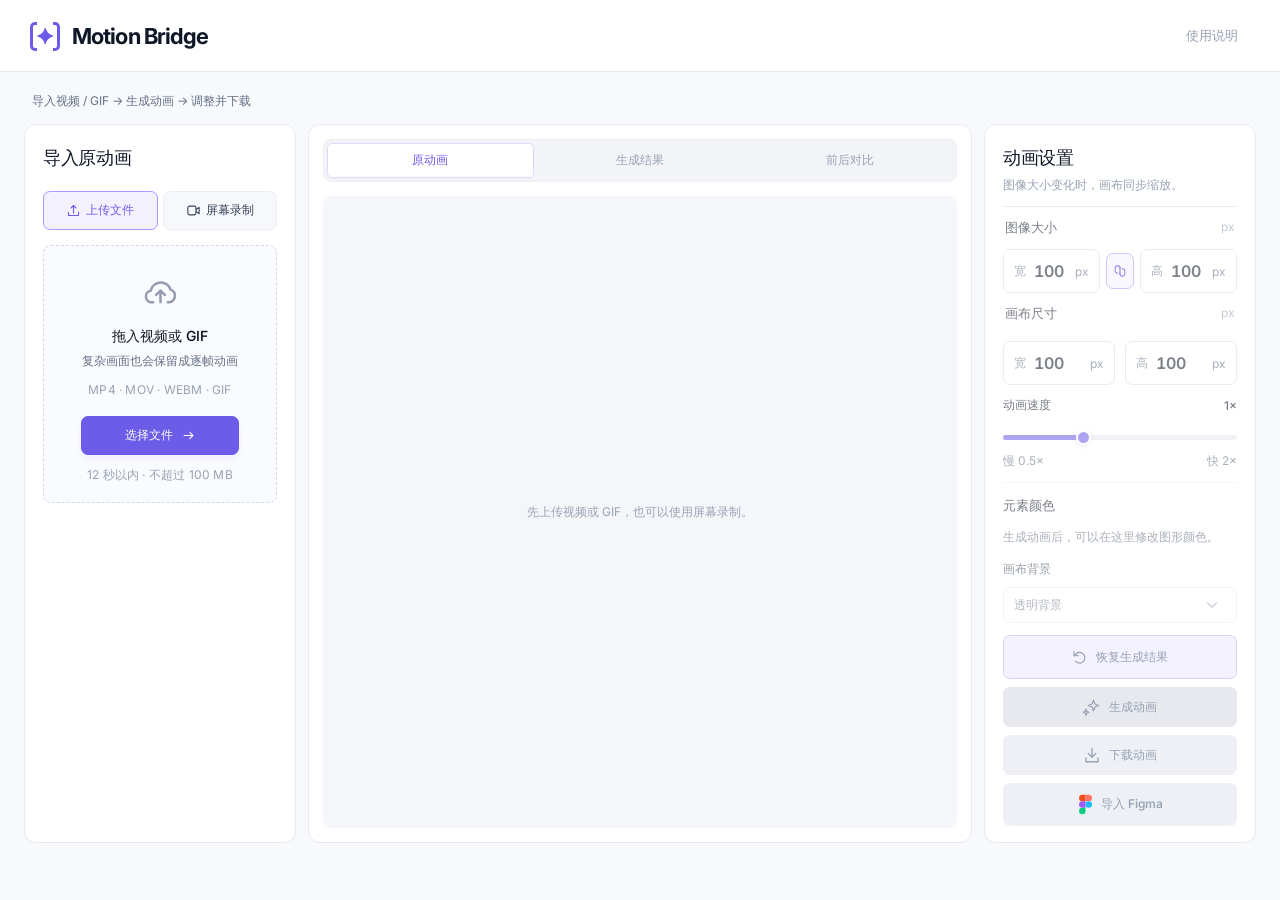
<file: index.html>
<!doctype html><html lang="zh-CN"><head><meta charset="UTF-8"/><meta name="viewport" content="width=device-width, initial-scale=1.0"/><meta name="theme-color" content="#f8f9fc"/><meta name="description" content="Motion Bridge：从短视频或 GIF 尝试重建矢量动画；无法准确重建时保留透明逐帧画面，支持 APNG、GIF、Lottie JSON 和 SVGA 导出。"/><title>Motion Bridge</title><link rel="icon" type="image/svg+xml" href="/motion-bridge.svg"/>  <script type="module" crossorigin src="/assets/index-D9yJsVT8.js"></script>
  <link rel="stylesheet" crossorigin href="/assets/index-D84g1cI7.css">
</head><body><div id="root"></div></body></html>
</file>
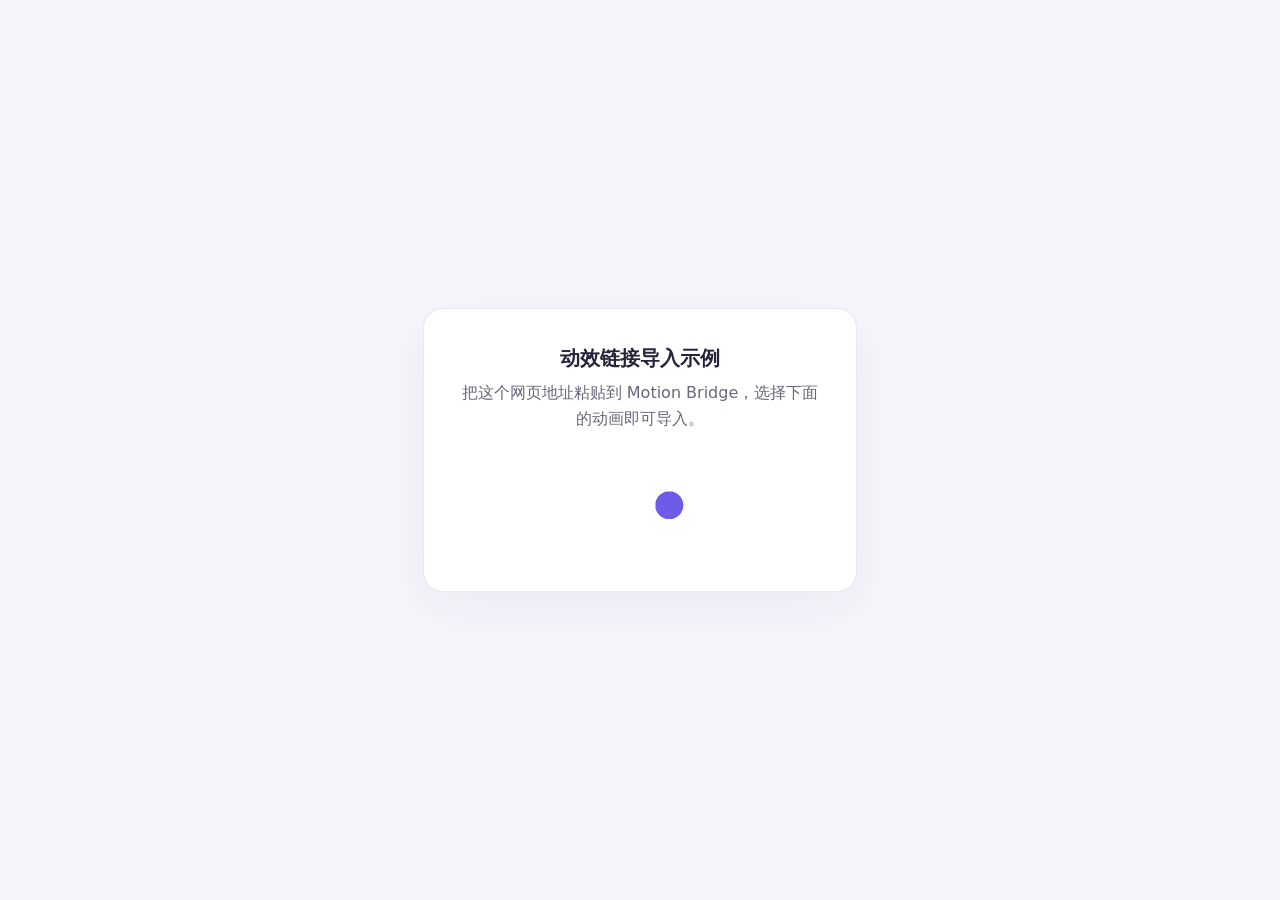
<file: samples/link-demo.html>
<!doctype html>
<html lang="zh-CN">
<meta charset="utf-8">
<meta name="viewport" content="width=device-width, initial-scale=1">
<title>动效链接导入示例</title>
<style>
  body{min-height:100vh;margin:0;display:grid;place-items:center;background:#f6f5fc;color:#24243a;font:16px system-ui,sans-serif}
  main{max-width:360px;text-align:center;background:white;border:1px solid #e9e6f6;border-radius:20px;padding:36px;box-shadow:0 15px 45px #2620400d}
  h1{font-size:20px;margin:0 0 8px}p{line-height:1.6;color:#67687c;margin:0 0 24px}
  img{width:100px;height:100px;object-fit:contain;display:block;margin:auto}
</style>
<main>
  <h1>动效链接导入示例</h1>
  <p>把这个网页地址粘贴到 Motion Bridge，选择下面的动画即可导入。</p>
  <img src="./move.gif" width="100" height="100" alt="左右移动的圆点动画">
</main>
</html>
</file>
<file: assets/index-D84g1cI7.css>
@import"https://fonts.googleapis.com/css2?family=Inter:wght@400;500;600;650;700;750&display=swap";:root{font-family:Inter,-apple-system,BlinkMacSystemFont,PingFang SC,Microsoft YaHei,sans-serif;color:var(--text-body);background:#f8f9fc;font-synthesis:none;font-size:var(--font-13);--accent:#6c5ce7;--border:#e7e9f1;--soft:#f4f5f9;--font-12:12px;--font-13:13px;--font-14:14px;--font-16:16px;--font-18:18px;--font-22:22px;--text-strong:#101828;--text-body:#344054;--text-secondary:#667085;--text-weak:#98a2b3;--text-accent:var(--accent);--text-warning:#fc6100;--text-error:#eb0010;--text-inverse:#ffffff}*{box-sizing:border-box}body{margin:0}button,input,textarea,select{font:inherit}input,textarea,select{color:var(--text-body)}button{cursor:pointer}button,a,input,textarea,select{-webkit-tap-highlight-color:transparent}button{color:inherit}button:disabled{cursor:not-allowed}button:focus-visible,a:focus-visible,input:focus-visible,textarea:focus-visible,select:focus-visible{outline:3px solid #c5bafb;outline-offset:3px}button{transition:background .15s,color .15s,box-shadow .15s,transform .15s}button:not(:disabled):active{transform:translateY(1px)}button svg{flex-shrink:0}a{color:inherit;text-decoration:none}button:disabled{opacity:1}h1,h2,h3,p{margin:0}h1,h2,h3,.brand,.dropzone strong,.record-entry strong,.loaded-source strong,.size-settings legend,.setting>label{color:var(--text-strong)}h2{font-size:var(--font-18);font-weight:650;letter-spacing:-.3px}h3{font-size:var(--font-13);font-weight:600}input[type=range]{-webkit-appearance:none;-moz-appearance:none;appearance:none;background:linear-gradient(to right,var(--accent) 0 var(--fill),#e6e8f0 var(--fill) 100%);height:5px;border-radius:8px;cursor:pointer;margin:0;min-width:0}input[type=range]::-webkit-slider-thumb{-webkit-appearance:none;-moz-appearance:none;appearance:none;width:15px;height:15px;background:var(--accent);border:2px solid white;border-radius:50%;box-shadow:0 1px 4px #6c5ce72b}input[type=range]::-moz-range-thumb{width:12px;height:12px;border:2px solid white;border-radius:50%;background:var(--accent)}textarea{resize:none}select{cursor:pointer}.app-header{height:72px;background:#fff;border-bottom:1px solid var(--border);display:flex;align-items:center;padding:0 30px;gap:54px}.brand{display:flex;align-items:center;font-size:var(--font-22);font-weight:700;letter-spacing:-.9px;gap:12px;white-space:nowrap}.brand-symbol{width:30px;height:32px;display:block}.app-header nav{display:flex;align-self:stretch;gap:32px}.app-header nav button{position:relative;border:0;background:none;font-weight:550;color:var(--text-weak);padding:0 1px}.app-header nav .nav-active{color:var(--text-strong)}.nav-active:after{content:"";position:absolute;bottom:14px;left:0;right:0;height:2px;border-radius:2px;background:var(--accent)}.prototype-label{margin-left:auto;display:flex;align-items:center;gap:8px;border:1px solid var(--border);padding:10px 15px;border-radius:8px;background:#fafbfe;font-size:var(--font-12);font-weight:550}.prototype-label:hover{background:#f0edff}main{max-width:1720px;margin:auto;padding:33px 24px 0}.page-intro{display:flex;align-items:center;justify-content:space-between;margin-bottom:26px;padding:0 8px;gap:20px}h1{font-size:var(--font-22);line-height:1.4;letter-spacing:-1.4px;font-weight:750}h1 span{color:var(--text-accent)}.page-intro p{font-size:var(--font-16);color:var(--text-secondary);margin-top:6px;line-height:1.6}.prototype-note{font-size:var(--font-12);color:var(--text-weak);white-space:nowrap;display:flex;align-items:center;gap:7px;align-self:flex-end;padding-bottom:5px}.prototype-note>span{width:5px;height:5px;background:#a6a3b7;border-radius:50%}.studio{display:grid;grid-template-columns:272px minmax(0,1fr) 272px;gap:12px;align-items:stretch}.panel{border:1px solid var(--border);border-radius:12px;background:#fff;min-width:0;box-shadow:0 2px 7px #151b2b02}.source-panel,.inspector{padding:21px 18px}.panel-heading{display:flex;justify-content:space-between;align-items:center}.panel-heading h2{display:flex;align-items:center;gap:7px}.step-number{font-size:var(--font-12);font-weight:500;color:var(--text-weak);letter-spacing:1px}.source-tabs{display:flex;gap:5px;margin:21px 0 15px}.source-tabs button{display:flex;flex:1;align-items:center;justify-content:center;gap:5px;border:1px solid #eceef6;background:#f7f8fc;border-radius:7px;padding:10px 2px;white-space:nowrap;font-size:var(--font-12);font-weight:500}.source-tabs button:hover{background:#eeebff}.source-tabs button.active{color:var(--text-accent);border-color:#a99bff;background:#f4f1ff;box-shadow:0 0 0 1px #a99bff09}.source-entry{min-height:248px}.dropzone{border:1px dashed #d6d9e6;background:#fafbfe;border-radius:8px;display:flex;flex-direction:column;align-items:center;padding:27px 15px 18px;transition:background .2s,border .2s;min-height:248px}.dropzone.dragging{background:#f0ecff;border-color:var(--accent)}.upload-illustration{color:#949bb3;display:flex;align-items:center;justify-content:center;margin:3px 0 16px}.dropzone strong,.record-entry strong,.link-entry strong{font-size:var(--font-14);font-weight:550}.dropzone>span{font-size:var(--font-12);color:var(--text-secondary);margin:7px 0 12px}.dropzone small{font-size:var(--font-12);color:var(--text-weak);letter-spacing:.2px}.dropzone .button{margin:19px 0 12px;min-width:158px}.dropzone .file-limit{font-size:var(--font-12);color:var(--text-weak)}.button{border:1px solid transparent;border-radius:7px;min-height:39px;padding:10px 15px;display:inline-flex;align-items:center;justify-content:center;gap:8px;font-weight:550;font-size:var(--font-12)}.button.primary{background:var(--accent);border-color:var(--accent);color:var(--text-inverse);box-shadow:0 3px 6px #6c5ce715}.button.primary:hover:not(:disabled){background:#5e4ed6;box-shadow:0 4px 12px #6c5ce730}.button.secondary{background:#fff;border-color:#e0e3ed;color:var(--text-body)}.button.secondary:hover:not(:disabled){background:#f6f4ff;border-color:#c6bdf4}.button.secondary:disabled{background:#eef0f5;border-color:#eef0f5;color:var(--text-weak);opacity:1}.button.small{font-size:var(--font-12);min-height:32px;padding:7px 10px}.button.full{width:100%}.samples-heading{display:flex;justify-content:space-between;align-items:center;margin:27px 0 12px}.samples-heading>span{font-size:var(--font-12);color:var(--text-secondary)}.sample-list{display:flex;flex-direction:column;gap:9px}.sample-item{display:flex;gap:10px;align-items:center;padding:7px;width:100%;background:#fff;border:1px solid #e9ebf2;border-radius:8px;text-align:left;min-height:67px}.sample-item:hover{background:#faf9ff;border-color:#c7bdf5}.sample-item.selected{border-color:#c7bdf5;background:#fcfbff}.sample-item>svg{margin-left:auto;color:#9ba1b2}.sample-copy{display:flex;flex-direction:column;gap:5px;min-width:0}.sample-copy strong{font-size:var(--font-12);font-weight:600}.sample-copy small{font-size:var(--font-12);color:var(--text-secondary);white-space:nowrap}.sample-thumb{width:49px;height:49px;background:#f4f4fa;border-radius:6px;flex-shrink:0;position:relative;overflow:hidden}.sample-thumb.bounce i{position:absolute;border-radius:50%;width:16px;height:16px;background:#7660ec;top:16px;left:19px}.sample-thumb.bounce i:nth-child(2){background:#d6cdfc;width:12px;height:12px;top:29px;left:7px}.sample-thumb.bounce i:nth-child(3){background:#e6e0ff;width:12px;height:12px;top:10px;left:31px}.sample-thumb.card i{position:absolute;left:10px;right:8px;height:20px;top:11px;background:#d6cef7;border-radius:4px}.sample-thumb.card i:last-child{background:#7964ed;top:20px}.sample-thumb.text b{color:var(--text-accent);font-size:var(--font-22);position:absolute;left:8px;top:3px;font-weight:750}.sample-thumb.text i{width:17px;height:4px;position:absolute;top:29px;left:25px;background:#c5c8db;border-radius:2px}.sample-thumb.text i:last-child{top:37px;left:12px;width:25px;background:#e0e2ed}.source-footnote{display:flex;align-items:center;gap:5px;color:var(--text-weak);font-size:var(--font-12);margin-top:23px}.workspace{padding:14px;display:flex;flex-direction:column;overflow:hidden}.view-tabs{display:flex;padding:3px;background:#f3f4f8;border:1px solid #edeef4;border-radius:8px;gap:3px;margin-bottom:14px}.view-tabs button{background:none;border:1px solid transparent;border-radius:5px;flex:1;padding:8px;color:var(--text-secondary);font-weight:550;font-size:var(--font-12);display:flex;align-items:center;justify-content:center;gap:7px}.view-tabs button.active{background:#fff;border-color:#e0d9ff;color:var(--text-accent);box-shadow:0 1px 3px #39286607}.tiny-dot{width:5px;height:5px;border-radius:50%;background:var(--accent)}.canvas{position:relative;min-height:340px;flex:1;background-color:#fbfcfe;background-image:linear-gradient(45deg,#edeff5 25%,transparent 25%),linear-gradient(-45deg,#edeff5 25%,transparent 25%),linear-gradient(45deg,transparent 75%,#edeff5 75%),linear-gradient(-45deg,transparent 75%,#edeff5 75%);background-size:20px 20px;background-position:0 0,0 10px,10px -10px,-10px 0;border-radius:7px;overflow:hidden;display:flex}.canvas-topline,.canvas-bottomline{position:absolute;left:14px;right:14px;display:flex;justify-content:space-between;align-items:center;gap:10px;font-size:var(--font-12);color:var(--text-secondary);z-index:2;pointer-events:none}.canvas-topline{top:13px}.canvas-topline>span:first-child{display:flex;align-items:center;gap:5px}.status-dot{width:5px;height:5px;background:#a49bbf;border-radius:50%}.canvas-bottomline{bottom:12px;line-height:1.6}.canvas-bottomline span{max-width:55%;white-space:nowrap;overflow:hidden;text-overflow:ellipsis}.single-preview{width:100%;display:flex;align-items:center;justify-content:center;min-height:340px;padding:35px 16px}.demo-scene{width:100%;height:280px;position:relative;display:flex;align-items:center;justify-content:center;container-type:inline-size}.success-card{width:min(82%,370px);min-height:123px;display:flex;align-items:center;gap:18px;padding:23px 25px;background:#191a1d;border-radius:20px;box-shadow:0 12px 28px #17192c12;color:var(--text-inverse);z-index:1;will-change:transform}.success-icon{height:65px;width:65px;flex-shrink:0;display:flex;align-items:center;justify-content:center;background:var(--sample-color);border-radius:18px;color:#fff;box-shadow:inset 0 1px 1px #ffffff50}.success-icon img,.spark-tile img{width:72%;height:72%;object-fit:contain}.success-copy{display:flex;flex-direction:column;gap:10px;min-width:0}.success-copy strong{font-size:var(--font-22);letter-spacing:-.5px;white-space:nowrap;font-weight:650}.success-copy span{font-size:var(--font-12);color:var(--text-inverse);white-space:nowrap;letter-spacing:.1px}.floating-square{position:absolute;border-radius:10px;z-index:0}.floating-square.mint{width:44px;height:44px;background:#91dfcd;left:10%;top:47px}.floating-square.lavender{width:35px;height:35px;background:#d4c9f8;right:7%;bottom:42px}.spark-tile{width:105px;height:105px;background:var(--sample-color);display:flex;align-items:center;justify-content:center;color:#fff;border-radius:28px;box-shadow:0 15px 30px #70619c1a}.orbit-line{position:absolute;width:240px;height:190px;border:1px dashed #c8c1de;border-radius:50%;transform:rotate(-25deg)}.motion-dot{width:20px;height:20px;border-radius:7px;position:absolute;background:#92dfcd}.motion-dot.one{left:24%;top:66px;rotate:20deg}.motion-dot.two{right:24%;bottom:48px;background:#d9d0f8;width:27px;height:27px;rotate:-15deg}.bounce-caption{position:absolute;bottom:22px;font-size:var(--font-13);letter-spacing:1px;color:var(--text-secondary)}.text-scene{align-items:flex-start;flex-direction:column;padding:0 10%;gap:16px}.type-overline{font-size:var(--font-12);font-weight:600;letter-spacing:3px;color:var(--text-secondary)}.type-line{font-size:var(--font-22);font-weight:750;letter-spacing:-1px;display:flex;flex-wrap:wrap;white-space:nowrap}.type-sub{font-size:var(--font-12);color:var(--text-secondary);line-height:1.8}.type-underline{width:48px;height:4px;transform-origin:left;border-radius:4px}.comparison{display:flex;width:100%;min-height:340px;padding:40px 0}.comparison-half{flex:1;min-width:0;position:relative;display:flex;align-items:center;justify-content:center;padding:10px}.comparison-half+.comparison-half{border-left:1px dashed #d1d2e3}.comparison .demo-scene{height:220px}.comparison .success-card{width:94%;min-height:90px;border-radius:13px;gap:10px;padding:15px}.comparison .success-icon{width:39px;height:39px;border-radius:12px}.comparison .success-icon svg{width:25px}.comparison .success-copy strong{font-size:var(--font-13)}.comparison .success-copy span{font-size:var(--font-12);white-space:normal;line-height:1.5}.comparison .floating-square.mint{width:25px;height:25px;top:31px;left:4%}.comparison .floating-square.lavender{width:21px;height:21px;bottom:33px;right:0}.comparison .spark-tile{width:74px;height:74px;border-radius:21px}.comparison .spark-tile svg{width:45px}.comparison .orbit-line{width:170px;height:145px}.comparison .motion-dot.one{left:10%}.comparison .motion-dot.two{right:10%}.comparison .bounce-caption{font-size:var(--font-12);bottom:4px}.comparison .type-line{font-size:var(--font-22);flex-direction:column;white-space:normal}.comparison .type-sub{font-size:var(--font-12)}.comparison .type-overline{font-size:var(--font-12);letter-spacing:2px}.preview-caption{position:absolute;top:-3px;left:12px;font-size:var(--font-12);color:var(--text-secondary);display:flex;gap:6px;align-items:center}.preview-caption>span{background:#ebe7fb;color:var(--text-accent);border-radius:3px;font-size:var(--font-12);padding:2px 4px}.source-media{max-width:100%;width:100%;max-height:340px;object-fit:contain}.comparison .source-media{max-height:280px}.result-empty,.media-empty{display:flex;flex-direction:column;align-items:center;text-align:center;gap:10px;color:var(--text-secondary);font-size:var(--font-12);line-height:1.9;padding:20px 7px}.result-empty strong,.media-empty strong{font-size:var(--font-12);color:var(--text-body);font-weight:500}.empty-symbol{background:#efebfa;color:#9e8cd8;width:50px;height:50px;display:flex;align-items:center;justify-content:center;border-radius:14px;margin-bottom:4px}.result-empty p{font-size:var(--font-12);color:var(--text-secondary)}.player{display:flex;align-items:center;gap:13px;padding:17px 0 15px}.play-button{border:0;background:var(--accent);color:#fff;display:flex;align-items:center;justify-content:center;border-radius:50%;width:34px;height:34px;flex-shrink:0;box-shadow:0 2px 7px #6c5ce726}.play-button:hover{background:#5e4ed6}.timecode{font-size:var(--font-12);font-variant-numeric:tabular-nums;white-space:nowrap}.timecode b{font-weight:500}.timecode span{color:var(--text-secondary)}.player input{flex:1}.icon-button{border:0;background:none;padding:4px;display:inline-flex;align-items:center;justify-content:center;color:#9097ad;border-radius:4px}.icon-button:hover{background:#efecfa;color:var(--accent)}.icon-button.on{color:#656085}.player select{font-size:var(--font-12);border:0;border-left:1px solid var(--border);padding-left:12px;max-width:60px;background:#fff;color:var(--text-body)}.timeline{border:1px solid #eceef5;border-radius:8px;padding:13px 14px 9px}.timeline-top{display:flex;justify-content:space-between;align-items:center;font-size:var(--font-12);color:var(--text-secondary);margin-bottom:9px}.timeline-top span:last-child{font-size:var(--font-12);color:var(--text-weak)}.timeline-grid{display:flex}.track-names{width:68px;flex-shrink:0}.ruler-spacer{height:26px}.track-names button{border:0;background:none;display:flex;align-items:center;gap:8px;height:34px;font-size:var(--font-12);padding:0 6px 0 0;color:var(--text-secondary);width:100%}.track-names button.selected{color:var(--text-accent)}.track-area{position:relative;flex:1;min-width:0;background:repeating-linear-gradient(to right,transparent 0,transparent calc(16.6667% - 1px),#ebedf5 calc(16.6667% - 1px),#ebedf5 16.6667%);cursor:crosshair}.ruler{height:26px;display:flex;justify-content:space-between;color:var(--text-weak);font-size:var(--font-12);background:#fff}.track-row{position:relative;height:34px;border-top:1px solid #f1f2f7}.track-bar{position:absolute;top:9px;height:17px;background:#e4ddff;border:1px solid transparent;border-radius:5px;display:flex;align-items:center;justify-content:space-between;padding:0 5px}.track-bar.selected{border-color:#c3b3ff;background:#dcd2ff}.track-bar i{height:5px;width:5px;transform:rotate(45deg);background:#967df3}.track-bar.selected i{background:var(--accent)}.playhead{position:absolute;top:21px;bottom:0;width:1px;background:#9680f1;pointer-events:none;z-index:1}.playhead>i{position:absolute;top:-3px;width:7px;height:7px;background:var(--accent);border-radius:50%;left:-3px}.workspace-status{display:flex;justify-content:space-between;align-items:center;padding:12px 1px 0;color:var(--text-secondary);font-size:var(--font-12);gap:12px}.workspace-status>span:first-child{display:flex;align-items:center;gap:5px}.inspector-subtitle{color:var(--text-weak);font-size:var(--font-12);margin-top:7px}.inspector-rule{height:1px;background:var(--border);margin:21px 0}.mode-choices{padding:0;border:0;margin:0 0 26px}.mode-choices legend{font-size:var(--font-12);font-weight:600;margin-bottom:16px;padding:0}.mode-choices label{display:flex;gap:9px;align-items:flex-start;margin-bottom:18px;cursor:pointer}.mode-choices label:last-of-type{margin-bottom:0}.mode-choices input{accent-color:var(--accent);height:16px;width:16px;margin:1px 0 0}.mode-choices label>span{display:flex;flex-direction:column;gap:5px}.mode-choices strong{font-size:var(--font-12);font-weight:500}.mode-choices small{font-size:var(--font-12);line-height:1.6;color:var(--text-secondary)}.replace-button{margin:14px 0 0 24px}.setting{margin-bottom:24px}.setting>label{display:flex;align-items:center;justify-content:space-between;font-weight:600;font-size:var(--font-12);margin-bottom:13px}.setting>label>span{font-weight:500;font-size:var(--font-12)}.setting>label>.optional{font-weight:400;color:var(--text-weak);font-size:var(--font-12)}.duration-setting input{width:100%}.range-labels{display:flex;justify-content:space-between;color:var(--text-secondary);font-size:var(--font-12);margin-top:10px}.color-setting{display:flex;justify-content:space-between;align-items:center}.color-setting>label{margin:0}.color-field{border:1px solid #e4e6ef;display:flex;align-items:center;border-radius:6px;padding:7px 8px;gap:8px;font-size:var(--font-12);color:var(--text-body)}.color-field svg{transform:rotate(90deg);margin-left:8px;color:#939ab0}input[type=color]{-webkit-appearance:none;-moz-appearance:none;appearance:none;width:23px;height:23px;border:0;background:none;padding:0;cursor:pointer}input[type=color]::-webkit-color-swatch-wrapper{padding:0}input[type=color]::-webkit-color-swatch{border:0;border-radius:4px}.adjustment-field{border:1px solid #e4e7ef;border-radius:7px;padding:10px 10px 8px;display:flex;flex-direction:column;gap:7px}.adjustment-field:focus-within{border-color:#bcb0f6;box-shadow:0 0 0 2px #f3f0ff}.adjustment-field textarea{width:100%;height:61px;outline:none;border:0;background:none;font-size:var(--font-12);line-height:1.8;color:var(--text-body);padding:0}.adjustment-field textarea::placeholder{color:var(--text-weak)}.adjustment-field>span{text-align:right;font-size:var(--font-12);color:var(--text-secondary)}.quick-adjust{display:flex;gap:6px;margin-top:8px}.quick-adjust button{font-size:var(--font-12);color:var(--text-body);border:1px solid #ebeaf2;border-radius:4px;background:#fbfbfd;padding:4px 8px}.quick-adjust button:hover,.quick-adjust button.selected{color:var(--text-accent);border-color:#cabff5;background:#f4f0ff}.inspector-actions{margin-top:24px}.inspector-actions>.button{width:100%;margin-bottom:9px}.honest-note{display:flex;align-items:center;justify-content:center;gap:5px;font-size:var(--font-12);color:var(--text-secondary);margin-top:6px}.reset-button{display:flex;align-items:center;justify-content:center;width:100%;gap:4px;background:none;border:0;color:var(--text-weak);font-size:var(--font-12);margin-top:15px}.reset-button:hover{color:var(--text-accent)}.page-footer{display:flex;justify-content:space-between;align-items:center;font-size:var(--font-12);color:var(--text-weak);padding:19px 5px 22px}.footer-divider{margin:0 12px;color:#cccfd9}.page-footer button{display:flex;align-items:center;gap:5px;font-size:var(--font-12);color:var(--text-secondary);border:0;background:none}.page-footer button:hover{color:var(--text-accent)}.record-entry,.link-entry{display:flex;flex-direction:column;padding:21px 14px 17px;background:#fafbfe;border:1px solid #e9eaf3;border-radius:8px;min-height:248px;align-items:center}.record-entry p,.link-entry p{color:var(--text-secondary);font-size:var(--font-12);line-height:1.9;text-align:center;margin:9px 0 14px}.capture-illustration{position:relative;color:#8b81bb;margin:6px 0 18px}.capture-illustration i{position:absolute;right:-2px;bottom:1px;width:9px;height:9px;border:2px solid #fafbfe;background:#f18293;border-radius:50%}.record-features{display:flex;gap:14px;color:var(--text-secondary);font-size:var(--font-12);margin-bottom:17px}.record-features span{display:flex;gap:4px;align-items:center}.record-entry>.button{width:100%;font-size:var(--font-12)}.record-entry>small{font-size:var(--font-12);color:var(--text-secondary);margin-top:11px}.record-dot{width:7px;height:7px;background:#fff;border-radius:50%}.link-entry{padding:18px 13px}.link-icon{height:43px;width:43px;display:flex;align-items:center;justify-content:center;color:#9180cf;background:#f0ecfb;border-radius:12px;margin-bottom:12px}.link-entry textarea{width:100%;border:1px solid #dedfea;border-radius:6px;background:#fff;font-size:var(--font-12);line-height:1.7;padding:9px;outline:none;color:var(--text-body)}.link-entry textarea:focus{border-color:#a797eb;box-shadow:0 0 0 2px #f0ecff}.link-entry textarea::placeholder{color:var(--text-weak)}.link-entry>.button{width:100%;font-size:var(--font-12)}.inline-message{display:flex;gap:7px;align-items:flex-start;padding:10px;border-radius:7px;font-size:var(--font-12);line-height:1.8;margin-top:12px}.inline-message.error{background:#fff4f2;color:var(--text-error);border:1px solid #f6e3e0}.inline-message.error>svg{flex-shrink:0;margin-top:2px}.inline-message.error>button{margin-left:auto;border:0;padding:0;background:none;color:inherit;flex-shrink:0}.inline-message.warning{display:block;background:#fff8eb;color:var(--text-warning);border:1px solid #f0e5cb}.inline-message.warning button{display:flex;align-items:center;gap:4px;border:0;background:none;color:var(--text-warning);padding:7px 0 0;text-decoration:underline;font-size:var(--font-12)}.inline-message.success{background:#f1fbf7;border:1px solid #d8eee3;color:var(--text-accent)}.loaded-source{display:flex;align-items:center;gap:8px;padding:10px 8px;background:#f7f5fe;border:1px solid #e9e2fb;border-radius:7px;margin-top:14px}.loaded-icon{color:#9d89d9;flex-shrink:0}.loaded-source>div{min-width:0;display:flex;flex-direction:column;gap:4px}.loaded-source strong{font-size:var(--font-12);font-weight:500;overflow:hidden;text-overflow:ellipsis;white-space:nowrap}.loaded-source span{font-size:var(--font-12);color:var(--text-secondary)}.loaded-source>.icon-button{margin-left:auto;flex-shrink:0}.generation-overlay{position:absolute;top:0;right:0;bottom:0;left:0;display:flex;align-items:center;justify-content:center;background:#f8f9fce8;-webkit-backdrop-filter:blur(5px);backdrop-filter:blur(5px);z-index:5}.generation-card{display:flex;align-items:center;flex-direction:column;text-align:center;max-width:80%;width:260px}.generation-orbit{width:64px;height:64px;border:1px solid #d9d0f6;background:#f0ebff;border-radius:19px;color:var(--accent);display:flex;align-items:center;justify-content:center;animation:float 2s ease-in-out infinite}.simulation-tag{font-size:var(--font-12);color:var(--text-secondary);margin:17px 0 9px}.generation-card h3{font-size:var(--font-16);font-weight:550}.generation-card p{font-size:var(--font-12);color:var(--text-secondary);margin-top:8px}.progress-track{width:100%;height:4px;border-radius:5px;background:#e7e1f4;overflow:hidden;margin-top:22px}.progress-track i{height:100%;display:block;background:var(--accent);transition:width .65s ease}.phase-dots{display:flex;gap:5px;margin:13px 0}.phase-dots span{width:4px;height:4px;border-radius:50%;background:#d9d3e8}.phase-dots span.active{background:#a68ce9}.generation-card>button{border:0;background:none;font-size:var(--font-12);color:var(--text-body);padding:7px 20px}.spinner{height:15px;width:15px;display:inline-block;border:2px solid currentColor;border-right-color:transparent;border-radius:50%;animation:spin .8s linear infinite}.modal{border:1px solid #e5e3ef;border-radius:17px;box-shadow:0 30px 100px #21164030;width:min(490px,calc(100vw - 32px));padding:0;color:var(--text-body);background:#fff;max-height:90vh}.modal.wide{width:min(750px,calc(100vw - 32px))}.modal::backdrop{background:#15162766;-webkit-backdrop-filter:blur(5px);backdrop-filter:blur(5px)}.modal-inner{position:relative;padding:30px}.modal-close{position:absolute;right:14px;top:14px}.modal h2{font-size:var(--font-22);margin-right:18px;line-height:1.6;letter-spacing:-.5px}.modal-subtitle{font-size:var(--font-12);line-height:1.9;color:var(--text-secondary);margin:7px 0 23px}.capability-list{display:flex;flex-direction:column;gap:23px;margin:27px 0 30px}.capability-list>div{display:flex;gap:13px}.capability-list>div>span{width:32px;height:32px;border-radius:9px;display:flex;align-items:center;justify-content:center;flex-shrink:0}.capability-check{background:#eff8f4;color:var(--text-accent)}.capability-demo{background:#f3effb;color:var(--text-accent)}.capability-list h3{font-size:var(--font-12);margin:2px 0 6px}.capability-list p{font-size:var(--font-12);line-height:1.9;color:var(--text-secondary)}.help-steps{list-style:none;padding:0;display:flex;flex-direction:column;gap:26px;margin:27px 0 31px}.help-steps li{display:flex;gap:15px}.help-steps li>b{font-size:var(--font-12);font-weight:500;width:30px;height:30px;display:flex;align-items:center;justify-content:center;background:#f0edfb;color:var(--text-accent);border-radius:50%;flex-shrink:0}.help-steps h3{margin:3px 0 7px;font-size:var(--font-12)}.help-steps p{color:var(--text-secondary);font-size:var(--font-12);line-height:1.9}.recording-display{height:140px;border-radius:10px;background:#faf9fc;display:flex;align-items:center;justify-content:center;gap:15px;margin-top:20px}.countdown-number{font-size:var(--font-22);color:var(--text-accent);font-weight:500}.recording-time{font-size:var(--font-22);letter-spacing:-2px;font-variant-numeric:tabular-nums;font-weight:500}.live-dot{background:#e87680;height:11px;width:11px;border-radius:50%;animation:blink 1.2s infinite}.recording-help{font-size:var(--font-12);color:var(--text-secondary);text-align:center;line-height:1.8;margin:15px 0 23px}.modal-actions{display:flex;justify-content:flex-end;gap:10px;margin-top:23px}.handoff-grid{display:grid;grid-template-columns:1.2fr 1fr;gap:25px;align-items:center}.handoff-preview{background:#f5f3fa;border-radius:10px;position:relative;padding:0 8px 25px;overflow:hidden}.handoff-preview .demo-scene{height:200px}.handoff-preview .success-card{padding:16px 12px;width:94%;gap:10px;min-height:85px;border-radius:13px}.handoff-preview .success-icon{width:40px;height:40px;border-radius:12px}.handoff-preview .success-icon svg{width:26px}.handoff-preview .success-copy strong{font-size:var(--font-13)}.handoff-preview .success-copy span{font-size:var(--font-12);white-space:normal;line-height:1.5}.handoff-preview .floating-square{width:25px;height:25px}.handoff-preview .floating-square.mint{top:19px}.handoff-preview .floating-square.lavender{bottom:14px}.handoff-preview>span{position:absolute;bottom:13px;left:0;right:0;text-align:center;font-size:var(--font-12);color:var(--text-secondary)}.handoff-details h3{font-size:var(--font-12);margin-bottom:19px}.handoff-feature{display:flex;gap:12px;align-items:center;margin:16px 0;color:var(--text-secondary)}.handoff-feature>span{display:flex;flex-direction:column;gap:5px}.handoff-feature strong{font-size:var(--font-12);font-weight:500;color:var(--text-body)}.handoff-feature small{font-size:var(--font-12);color:var(--text-secondary)}.handoff-flow{display:flex;align-items:center;justify-content:space-between;border:1px solid #eae7f1;border-radius:8px;padding:17px 14px;margin-top:23px;color:var(--text-secondary);gap:7px}.handoff-flow>span{display:flex;align-items:center;gap:7px;font-size:var(--font-12)}.handoff-flow>span b{width:19px;height:19px;border-radius:50%;background:#f3f1f7;display:flex;align-items:center;justify-content:center;font-size:var(--font-12);font-weight:400}.handoff-flow>span.active{color:var(--text-accent)}.handoff-flow>span.active b{background:#eae2fa;color:var(--text-accent)}.json-note{text-align:left;font-size:var(--font-12);line-height:1.7;color:var(--text-secondary);margin-top:13px}.toast{position:fixed;bottom:25px;left:50%;transform:translate(-50%);display:flex;align-items:center;gap:9px;background:#29273b;color:var(--text-inverse);border:1px solid #44405b;box-shadow:0 8px 30px #23203925;border-radius:9px;padding:13px 19px;font-size:var(--font-12);z-index:99;max-width:min(650px,90vw);line-height:1.7;animation:toast-in .2s ease-out}.toast svg{color:#c8b9f2;flex-shrink:0}.sr-only{position:absolute;width:1px;height:1px;padding:0;margin:-1px;overflow:hidden;clip:rect(0,0,0,0);white-space:nowrap;border:0}@keyframes spin{to{transform:rotate(360deg)}}@keyframes float{50%{transform:translateY(-5px)}}@keyframes blink{50%{opacity:.35}}@keyframes toast-in{0%{opacity:0;bottom:18px}to{opacity:1;bottom:25px}}@media(min-width:1600px){main{padding-top:40px}.studio{grid-template-columns:300px minmax(0,1fr) 300px;gap:16px}.canvas{min-height:390px}.source-entry{min-height:270px}.dropzone{min-height:270px;padding-top:34px}.source-panel,.inspector{padding:24px}.success-card{width:420px;min-height:144px}.success-copy strong{font-size:var(--font-22)}.success-icon{width:75px;height:75px}.source-tabs button{font-size:var(--font-12)}.sample-item{min-height:74px}.sample-thumb{height:54px;width:54px}.sample-copy strong{font-size:var(--font-13)}.sample-copy small{font-size:var(--font-12)}}@media(max-width:1240px){main{padding:26px 16px 0}.studio{grid-template-columns:238px minmax(0,1fr) 238px;gap:10px}.source-panel,.inspector{padding:17px 13px}.source-tabs button{font-size:var(--font-12);gap:3px}.source-tabs button svg{width:13px}.page-intro{padding:0 3px}h1{font-size:var(--font-22)}.page-intro p{font-size:var(--font-13)}.prototype-note{font-size:var(--font-12)}.success-card{padding:19px 20px;gap:13px;min-height:105px}.success-icon{width:52px;height:52px;border-radius:15px}.success-copy strong{font-size:var(--font-18)}.success-copy span{font-size:var(--font-12)}.comparison .success-card{flex-direction:column;text-align:center;gap:9px}.comparison .success-copy strong,.comparison .success-copy span{font-size:var(--font-12)}.comparison .success-copy{gap:5px}.player{gap:9px}.timecode{font-size:var(--font-12)}.workspace{padding:11px}.sample-copy small{font-size:var(--font-12)}.sample-thumb{width:43px}.canvas{min-height:330px}}@media(max-width:1050px){.app-header{padding:0 22px;gap:35px}.studio{grid-template-columns:245px minmax(0,1fr)}.inspector{grid-column:1/-1;display:grid;grid-template-columns:1fr 1fr 1fr;gap:18px 25px;padding:20px}.inspector>.panel-heading{grid-column:1/-1}.inspector-subtitle{grid-column:1/-1;margin:-10px 0 0}.inspector-rule{display:none}.mode-choices{grid-column:1;grid-row:3/5;margin:0}.duration-setting{grid-column:2;grid-row:3}.color-setting{grid-column:2;grid-row:4;margin:0}.inspector>.setting:not(.duration-setting):not(.color-setting){grid-column:3;grid-row:3/5;margin:0}.inspector-actions{grid-column:1/-1;display:flex;gap:12px;align-items:center;margin-top:0;flex-wrap:wrap}.inspector-actions>.button{width:auto;min-width:185px;margin:0}.inspector-actions .honest-note{margin:0}.reset-button{width:auto;margin:0 0 0 auto}.canvas{min-height:365px}.comparison .success-card{flex-direction:row;text-align:left}.prototype-note{display:none}.workspace-status{font-size:var(--font-12)}.source-footnote{margin-top:22px}}@media(max-width:700px){.app-header{height:62px;padding:0 16px;gap:18px}.brand{font-size:var(--font-18);gap:8px}.brand-symbol{transform:scale(.8);width:27px}.app-header nav{gap:15px}.app-header nav button{font-size:var(--font-12)}.prototype-label{padding:7px 8px;gap:0}.prototype-label svg{width:17px;height:17px}.nav-active:after{bottom:10px}main{padding:24px 13px 0}.page-intro{margin-bottom:22px}h1{font-size:var(--font-22);letter-spacing:-1px}.page-intro p{font-size:var(--font-12);max-width:280px;line-height:1.9}.studio{grid-template-columns:1fr;gap:13px}.source-panel{padding:18px}.source-tabs{margin:16px 0 12px}.source-tabs button{font-size:var(--font-12);padding:11px 5px;gap:7px}.source-tabs button svg{width:15px}.source-entry{min-height:0}.dropzone{min-height:0;display:grid;grid-template-columns:42px 1fr auto;gap:5px 12px;text-align:left;align-items:center;padding:18px 15px}.upload-illustration{grid-row:1/4;grid-column:1;margin:0}.dropzone>strong{grid-column:2;font-size:var(--font-12)}.dropzone>span{grid-column:2;margin:0;font-size:var(--font-12)}.dropzone>small{grid-column:2;font-size:var(--font-12)}.dropzone .button{grid-column:3;grid-row:1/4;min-width:0;margin:0;padding:10px;font-size:var(--font-12)}.dropzone .button svg{display:none}.dropzone .file-limit{display:none}.samples-heading{margin:19px 0 10px}.sample-list{flex-direction:row;gap:6px}.sample-item{flex:1;flex-direction:column;align-items:flex-start;gap:6px;padding:9px;min-width:0;position:relative}.sample-thumb{width:33px;height:33px}.sample-thumb.bounce i{top:10px;left:11px;width:12px;height:12px}.sample-thumb.bounce i:nth-child(2){left:2px;top:20px;width:8px;height:8px}.sample-thumb.bounce i:nth-child(3){left:22px;top:5px;width:8px;height:8px}.sample-thumb.card i{left:5px;right:5px;height:15px;top:5px}.sample-thumb.card i:last-child{top:12px}.sample-thumb.text b{font-size:var(--font-22);top:0;left:4px}.sample-thumb.text i{left:18px;top:21px;width:12px;height:3px}.sample-thumb.text i:last-child{left:8px;top:27px;width:18px}.sample-copy strong{font-size:var(--font-12)}.sample-copy small{display:none}.sample-item>svg{position:absolute;right:6px;top:15px;width:10px}.source-footnote{margin-top:13px;font-size:var(--font-12)}.workspace{padding:10px}.canvas,.single-preview,.comparison{min-height:300px}.canvas{flex:none}.success-card{width:86%;min-height:103px;padding:18px;gap:13px}.success-copy strong{font-size:var(--font-16)}.success-icon{width:52px;height:52px}.success-copy span{font-size:var(--font-12)}.floating-square.mint{left:5%;top:47px}.floating-square.lavender{right:3%;bottom:39px}.player{gap:10px;padding:15px 0}.player input{min-width:30px}.timecode{font-size:var(--font-12)}.player select{padding-left:6px;font-size:var(--font-12);width:45px}.player .icon-button{padding:2px}.play-button{width:30px;height:30px}.timeline{padding:11px 10px 8px}.timeline-top span:last-child{font-size:var(--font-12)}.track-names{width:53px}.track-names button{font-size:var(--font-12);gap:6px}.ruler{font-size:var(--font-12)}.workspace-status{font-size:var(--font-12);gap:4px}.inspector{display:block;padding:20px}.inspector-subtitle{margin:7px 0 20px}.mode-choices{margin-bottom:23px}.mode-choices label{margin-bottom:17px}.mode-choices small{font-size:var(--font-12)}.setting,.color-setting{margin-bottom:24px}.inspector>.setting:not(.duration-setting):not(.color-setting){margin-bottom:24px}.inspector-actions{display:block}.inspector-actions>.button{width:100%;margin-bottom:10px}.honest-note{justify-content:center}.reset-button{margin:16px auto 0}.page-footer{font-size:var(--font-12);align-items:flex-start;gap:20px;padding:18px 2px}.page-footer>span{line-height:1.8}.page-footer button{font-size:var(--font-12);text-align:right}.footer-divider{margin:0 5px}.comparison-half{padding:6px}.comparison .success-card{flex-direction:column;text-align:center;padding:13px 8px;gap:10px}.comparison .success-copy strong,.comparison .success-copy span{font-size:var(--font-12)}.comparison .type-line{font-size:var(--font-22)}.comparison .type-sub{font-size:var(--font-12)}.comparison .spark-tile{width:61px;height:61px;border-radius:18px}.comparison .orbit-line{width:130px;height:120px}.canvas-bottomline{left:8px;right:8px}.record-entry{padding:20px}.record-entry p{max-width:260px}.record-entry>.button{max-width:240px}.link-entry{align-items:flex-start;padding:17px}.link-icon{display:none}.link-entry p{text-align:left;font-size:var(--font-12);margin:9px 0 12px}.link-entry textarea{height:62px}.modal-inner{padding:26px 20px}.modal h2{font-size:var(--font-18)}.modal-subtitle{font-size:var(--font-12)}.handoff-grid{grid-template-columns:1fr;gap:20px}.handoff-preview .demo-scene{height:170px}.handoff-details{display:flex;flex-wrap:wrap;gap:10px}.handoff-details h3{width:100%;margin-bottom:0}.handoff-feature{flex:1;min-width:120px;margin:5px 0}.handoff-feature small{font-size:var(--font-12)}.handoff-flow{padding:12px 8px;gap:4px}.handoff-flow>span{font-size:var(--font-12);gap:4px}.handoff-flow>span b{width:16px;height:16px}.handoff-actions{flex-direction:column}.json-note{font-size:var(--font-12)}.recording-time{font-size:var(--font-22)}.recording-help{font-size:var(--font-12)}.toast{font-size:var(--font-12);padding:11px 13px;width:max-content}}.loop-button{gap:5px;white-space:nowrap;font-size:var(--font-12);padding:5px 7px;border:1px solid #e7e9f1;background:#f6f7fa;color:var(--text-secondary)}.loop-button.on{color:var(--text-accent);border-color:#d9d0ff;background:#f1edff}.quick-adjust{flex-wrap:wrap}.honest-note{line-height:1.7;text-align:center;align-items:flex-start}.honest-note svg{flex-shrink:0;margin-top:1px}@media(max-width:700px){.player{gap:7px;flex-wrap:wrap}.loop-button{font-size:var(--font-12)}.loop-button svg{width:14px}.player .loop-button{padding:5px}.quick-adjust button{font-size:var(--font-12)}}@media(prefers-reduced-motion:reduce){*,*:before,*:after{scroll-behavior:auto!important}.generation-orbit,.spinner,.live-dot{animation:none}}.size-settings{border:0;padding:0;margin:0 0 24px;min-width:0}.size-settings legend{width:100%;display:flex;justify-content:space-between;font-size:var(--font-13);font-weight:650;margin-bottom:12px}.size-settings legend>span{font-size:var(--font-12);font-weight:400;color:var(--text-weak)}.dimension-fields{display:flex;gap:10px}.dimension-fields label{flex:1;min-width:0;display:flex;align-items:center;gap:6px;border:1px solid #dadbea;border-radius:7px;padding:10px;background:#fff;font-size:var(--font-12);color:var(--text-secondary)}.dimension-fields label:focus-within{border-color:var(--accent);box-shadow:0 0 0 2px #6c5ce712}.dimension-fields input{width:100%;min-width:0;border:0;outline:0;background:none;font-size:var(--font-16);font-weight:600;font-family:inherit;color:var(--text-strong);font-variant-numeric:tabular-nums}.dimension-fields label>span{font-size:var(--font-12);color:var(--text-secondary)}.setting-hint{font-size:var(--font-12);line-height:1.7;color:var(--text-secondary);margin-top:10px}.size-issue{font-size:var(--font-12);line-height:1.6;color:var(--text-warning);margin-top:8px}.canvas-background-setting{border-top:1px solid #eeedf5;border-bottom:1px solid #eeedf5;margin:0 0 20px;padding:20px 0}.canvas-background-setting>label{font-size:var(--font-13);font-weight:600}.canvas-background-setting select{font-weight:400}.timeline-details{margin-top:4px;border-top:1px solid #eeedf5}.timeline-details>summary{cursor:pointer;color:var(--text-secondary);font-size:var(--font-12);padding:14px 4px}.preview-zoom{margin-left:auto;width:auto;flex:none;border:1px solid #e4e4ee;border-radius:6px;background:#fff;color:var(--text-body);font-size:var(--font-12);padding:6px 39px 6px 10px}.preview-zoom:disabled{opacity:.45}.sized-single{width:100%;padding:40px 12px 36px;min-width:0;display:flex}.sized-preview{width:100%;min-width:0;display:flex;flex-direction:column;gap:10px;align-self:center}.artboard-viewport{--preview-fit-height:270px;width:100%;height:270px;overflow:auto;display:flex;padding:0;align-items:safe center;justify-content:safe center}.artboard-footprint{position:relative;flex-shrink:0;box-shadow:0 0 0 1px #b3a5eb,0 4px 18px #36304d0a}.artboard{position:absolute;left:0;top:0;overflow:hidden;transform-origin:top left;background-color:#e4e6ed;background-image:linear-gradient(45deg,#f7f8fb 25%,transparent 25%),linear-gradient(-45deg,#f7f8fb 25%,transparent 25%),linear-gradient(45deg,transparent 75%,#f7f8fb 75%),linear-gradient(-45deg,transparent 75%,#f7f8fb 75%);background-size:16px 16px;background-position:0 0,0 8px,8px -8px,-8px 0;display:flex;align-items:center;justify-content:center}.artboard-content{position:absolute;transform-origin:top left}.artboard-info{display:flex;justify-content:center;gap:12px;font-size:var(--font-12);color:var(--text-secondary);line-height:18px}.artboard-info strong{font-weight:500;color:var(--text-body)}.artboard .source-media{width:100%;height:100%;max-height:none;object-fit:contain}.artboard .media-empty{font-size:var(--font-12)}.canvas{background:#f5f6fa;min-height:365px}.artboard-content .demo-scene{width:400px;height:280px}.artboard-content .success-card{width:328px;min-height:123px;flex-direction:row;text-align:left;gap:18px;padding:23px 25px;border-radius:20px}.artboard-content .success-icon{width:65px;height:65px;border-radius:18px}.artboard-content .success-icon svg{width:42px}.artboard-content .success-copy{gap:10px}.artboard-content .success-copy strong{font-size:var(--font-22);white-space:nowrap}.artboard-content .success-copy span{font-size:var(--font-12);white-space:nowrap;line-height:normal}.artboard-content .floating-square.mint{width:44px;height:44px;left:10%;top:47px}.artboard-content .floating-square.lavender{width:35px;height:35px;right:7%;bottom:42px}.artboard-content .spark-tile{width:105px;height:105px;border-radius:28px}.artboard-content .spark-tile svg{width:68px}.artboard-content .orbit-line{width:240px;height:190px}.artboard-content .motion-dot.one{left:24%}.artboard-content .motion-dot.two{right:24%}.artboard-content .bounce-caption{bottom:22px;font-size:var(--font-13)}.artboard-content .type-line{font-size:var(--font-22);flex-direction:row;white-space:nowrap}.artboard-content .type-sub{font-size:var(--font-12)}.artboard-content .type-overline{font-size:var(--font-12);letter-spacing:3px}.comparison .artboard-viewport{--preview-fit-height:240px;height:240px}.comparison .sized-preview{margin-top:20px}.handoff-preview .artboard-viewport{height:200px}.handoff-preview .sized-preview{padding-top:12px;padding-bottom:16px}.handoff-preview .artboard-info{display:none}@media(max-width:1050px)and (min-width:701px){.inspector{display:block}.inspector-subtitle{margin:7px 0 20px}.inspector-rule{display:block}.size-settings,.duration-setting{max-width:440px}.inspector-actions{display:flex}.inspector-actions .reset-button{margin-left:auto}}@media(max-width:700px){.studio{display:flex;flex-direction:column}.source-panel{order:1}.inspector{order:2}.workspace{order:3}.sized-single{padding-left:6px;padding-right:6px}.artboard-viewport{--preview-fit-height:245px;height:245px}.view-tabs{gap:4px;flex-wrap:wrap}.view-tabs>button{padding:10px 7px;font-size:var(--font-12);white-space:nowrap}.preview-zoom{padding:5px 39px 5px 8px}.comparison .artboard-info{flex-direction:column;gap:0;text-align:center;font-size:var(--font-12)}}.scope-banner{display:flex;align-items:flex-start;gap:8px;background:#eeebfc;color:var(--text-secondary);padding:12px 16px;margin:-8px 0 18px;border-radius:9px;font-size:var(--font-12);line-height:1.8}.scope-banner svg{flex-shrink:0;margin-top:2px}.global-error{display:flex;align-items:center;gap:10px;padding:13px 16px;background:#fff1ec;color:var(--text-error);border:1px solid #f2d6cb;border-radius:9px;font-size:var(--font-12);line-height:1.8;margin:0 0 18px}.global-error span{flex:1}.animation-render-host{width:100%;height:100%;display:flex;align-items:center;justify-content:center}.animation-render{display:block;width:100%;height:100%;object-fit:contain}.sample-thumb img{width:100%;height:100%;object-fit:cover;border-radius:6px}.source-media{width:auto;height:auto;max-width:100%;max-height:300px;object-fit:contain}.single-preview,.comparison-half,.artboard{background-color:#a6aab8;background-image:linear-gradient(45deg,#c7cad4 25%,transparent 25%),linear-gradient(-45deg,#c7cad4 25%,transparent 25%),linear-gradient(45deg,transparent 75%,#c7cad4 75%),linear-gradient(-45deg,transparent 75%,#c7cad4 75%);background-size:16px 16px;background-position:0 0,0 8px,8px -8px,-8px 0}.canvas.empty .single-preview{background:#f5f6fa}.canvas.solid-preview-background,.canvas.solid-preview-background .single-preview,.canvas.solid-preview-background .comparison-half,.canvas.solid-preview-background .artboard{background-color:var(--preview-background);background-image:none}.canvas.transparent-preview-background{background-color:#a6aab8;background-image:linear-gradient(45deg,#c7cad4 25%,transparent 25%),linear-gradient(-45deg,#c7cad4 25%,transparent 25%),linear-gradient(45deg,transparent 75%,#c7cad4 75%),linear-gradient(-45deg,transparent 75%,#c7cad4 75%);background-size:16px 16px;background-position:0 0,0 8px,8px -8px,-8px 0}.canvas.transparent-preview-background .artboard,.canvas.transparent-preview-background.empty .single-preview{background-color:transparent;background-image:none}.analysis-report{border-top:1px solid #eceaf5;padding:13px 4px;font-size:var(--font-12);line-height:1.8;color:var(--text-secondary)}.analysis-report>strong{display:flex;align-items:center;gap:6px;color:var(--text-body);font-weight:500}.analysis-report p{margin-top:7px}.analysis-warning{color:var(--text-warning)}.analysis-report summary{cursor:pointer;margin-top:12px;color:var(--text-secondary)}.analysis-report textarea{width:100%;height:180px;margin-top:10px;font-family:monospace;font-size:var(--font-12);padding:10px;border:1px solid #ddd;border-radius:6px}.output-options{padding:0;border:0;display:flex;flex-direction:column;gap:12px}.output-options label{display:flex;flex-direction:column;gap:9px;font-size:var(--font-12)}.output-options select{padding:10px;border:1px solid #dedbeb;border-radius:7px;background:#fff;color:var(--text-body)}.output-options:disabled{opacity:.5}.export-formats{display:grid;grid-template-columns:1fr 1fr;gap:10px;margin-bottom:16px}.export-formats button{display:flex;flex-direction:column;gap:6px;text-align:left;background:#faf9fd;border:1px solid #e0dced;padding:15px;border-radius:9px;color:var(--text-body)}.export-formats strong{font-size:var(--font-14)}.export-formats small{font-size:var(--font-12)}.export-formats button[aria-pressed=true]{border-color:var(--accent);background:#f2eeff;color:var(--text-accent)}.export-progress{display:flex;flex-direction:column;gap:12px;font-size:var(--font-12)}.export-progress progress{width:100%;accent-color:var(--accent)}.export-result{display:flex;flex-direction:column;gap:12px;padding:14px;margin-top:16px;border-radius:9px;background:#f4f1fc;text-align:center;font-size:var(--font-12)}.export-result img,.export-result video{max-width:100%;max-height:220px;object-fit:contain}.export-result .button{text-decoration:none}.save-project{border-top:1px solid #e9e5f2;margin-top:24px;padding-top:18px;font-size:var(--font-12);color:var(--text-secondary);line-height:1.8}.save-project .button{margin:10px 0}.save-project small{font-size:var(--font-12)}.help-steps .button{margin-top:12px;text-decoration:none}.help-steps .inline-message{margin-top:10px}.generation-card h3{margin-top:20px}.inspector-actions>.button{width:100%;margin-bottom:10px}.loaded-source{margin-bottom:12px}@media(max-width:1050px)and (min-width:701px){.inspector-actions>.button{width:auto}.canvas-background-setting{max-width:440px}}.duration-setting .duration-follow{display:flex;align-items:center;justify-content:flex-start;gap:6px;font-size:var(--font-12);font-weight:400;color:var(--text-secondary);margin-top:10px}.duration-follow input{width:13px;height:13px;accent-color:var(--accent)}.crop-button{width:100%;margin-top:8px}.link-results,.link-fallback{width:100%;margin-top:15px;border-top:1px solid var(--border);padding-top:14px;display:flex;flex-direction:column;gap:9px}.link-results>strong,.link-fallback>strong{font-size:var(--font-12);line-height:1.5;color:var(--text-body)}.link-result{width:100%;display:flex;align-items:center;gap:10px;background:#fff;border:1px solid var(--border);border-radius:11px;padding:10px;text-align:left;min-width:0}.link-result:hover{border-color:#9d90fb;background:#f8f6ff}.link-result-preview{width:66px;height:58px;border-radius:8px;background:#f4f2fa;display:grid;place-items:center;overflow:hidden;flex:none}.link-result-preview img,.link-result-preview video{max-width:100%;max-height:100%;object-fit:contain}.link-result-details{display:flex;flex-direction:column;align-items:flex-start;gap:4px;flex:1;min-width:0}.link-result-details .button{padding:5px 8px;margin-top:2px;font-size:var(--font-12)}.link-result b{font-size:var(--font-12);color:var(--text-body)}.link-result small{font-size:var(--font-12);color:var(--text-secondary);overflow:hidden;text-overflow:ellipsis;white-space:nowrap;max-width:100%}.link-result-number{width:24px;height:24px;border-radius:7px;display:grid;place-items:center;background:#efecff;color:var(--text-accent);font-weight:700;font-size:var(--font-12);flex:none}.link-fallback a{display:inline-flex;align-items:center;gap:5px;color:var(--text-accent);font-weight:600;font-size:var(--font-12);width:max-content}.link-fallback small{font-size:var(--font-12);color:var(--text-secondary)}.link-fallback .button{width:100%;justify-content:center}.remove-source{margin-left:auto;flex:none;border:0;background:transparent;color:#9298ad;display:grid;place-items:center;width:28px;height:28px;border-radius:6px}.remove-source:hover{background:#ece7ff;color:#5e4ed6}.ratio-toggle{display:block;margin:10px 0 0;padding:5px 0;border:0;background:transparent;color:var(--text-accent);font-size:var(--font-12);font-weight:600;text-align:left}.ratio-toggle[aria-pressed=false]{color:var(--text-secondary)}.inspector .size-settings+.size-settings{border-top:1px solid #eeedf5;padding-top:20px}.speed-reset{border:0;background:transparent;color:var(--text-accent);padding:8px 0 0;font-size:var(--font-12);font-weight:600}.speed-reset:disabled{color:var(--text-weak)}.element-colors{border-top:1px solid #eeedf5;margin:0 0 20px;padding-top:20px}.element-colors h3{font-size:var(--font-13);margin-bottom:12px}.inspector.is-unready .size-settings,.inspector.is-unready .duration-setting,.inspector.is-unready .element-colors{opacity:.55}.element-color-list{display:flex;flex-direction:column;gap:9px;max-height:285px;overflow-y:auto;padding-right:3px}.element-color-list .color-control{padding:7px 8px;border:1px solid #e8e7f0;border-radius:7px;background:#fafafd}.color-control{min-width:0}.color-control-title{display:block;color:var(--text-secondary);font-size:var(--font-12);font-weight:600;margin-bottom:6px}.color-control-row{display:flex;align-items:center;gap:6px;min-width:0}.color-control-row input[type=color]{width:34px;height:34px;flex:none;border:1px solid #dedbeb;border-radius:7px;padding:2px;background:#fff;cursor:pointer}.color-control-row .color-hex{width:92px;min-width:0;flex:1;border:1px solid #dedbeb;border-radius:7px;background:#fff;padding:8px 6px;color:var(--text-body);font-size:var(--font-12);font-variant-numeric:tabular-nums}.color-control-row .eyedropper{flex:none;border:1px solid #dedbeb;border-radius:7px;background:#fff;color:var(--text-secondary);padding:8px 6px;font-size:var(--font-12)}.color-control-row .eyedropper:hover{background:#f1edff}@media(max-width:1050px){.inspector{display:block}.inspector-subtitle{margin:7px 0 20px}.inspector-actions{display:flex;flex-wrap:wrap;gap:10px}.inspector-actions>.button{width:auto;min-width:170px;margin:0}.inspector-actions .reset-button{width:auto;margin:0 0 0 auto}.element-colors,.canvas-background-setting,.duration-setting,.size-settings{max-width:480px}}@media(max-width:700px){.inspector-actions{display:block}.inspector-actions>.button{width:100%;margin:0 0 10px}.inspector-actions .reset-button{margin:12px auto 0}.element-colors,.canvas-background-setting,.duration-setting,.size-settings{max-width:none}}.preview-zoom,.canvas-background-setting select{-webkit-appearance:none;-moz-appearance:none;appearance:none;background-color:#fff;background-image:url("data:image/svg+xml,%3Csvg xmlns='http://www.w3.org/2000/svg' viewBox='0 0 16 16'%3E%3Cpath d='m3.5 6 4.5 4 4.5-4' fill='none' stroke='%237c8097' stroke-width='1.5' stroke-linecap='round' stroke-linejoin='round'/%3E%3C/svg%3E");background-repeat:no-repeat;background-size:16px 16px;background-position:right 16px center;padding-right:39px}.preview-zoom{background-position:right 9px center}.inspector-actions>.reset-button{display:flex;flex:0 0 100%;align-items:center;justify-content:center;gap:8px;width:100%;min-height:44px;margin:0 0 14px;padding:10px 14px;border:1px solid #d7d0f8;border-radius:7px;background:#f5f2ff;color:var(--text-accent);font-size:var(--font-12);font-weight:600}.inspector-actions>.reset-button:hover:not(:disabled){background:#eeeaff;border-color:#b8aaf4;color:var(--text-accent)}.modal.wide:has(.screen-recorder){width:min(1000px,calc(100vw - 32px))}.screen-recorder{min-width:0}.capture-stage{position:relative;width:100%;margin:auto;overflow:hidden;border-radius:12px;background:#171722;touch-action:none;-webkit-user-select:none;user-select:none;cursor:crosshair;box-shadow:0 0 0 1px #dedbea}.capture-stage video{display:block;width:100%;height:100%;object-fit:fill;pointer-events:none}.capture-selection{position:absolute;box-sizing:border-box;border:2px solid #6b55ed;background:#6b55ed10;box-shadow:0 0 0 2000px #15162090;cursor:move;touch-action:none}.capture-selection.is-recording{border-color:#f36b69;cursor:default}.capture-handle{position:absolute;width:13px;height:13px;border:2px solid #fff;border-radius:3px;background:#6b55ed;box-shadow:0 1px 5px #15162050}.capture-handle.nw{left:-8px;top:-8px;cursor:nwse-resize}.capture-handle.ne{right:-8px;top:-8px;cursor:nesw-resize}.capture-handle.sw{left:-8px;bottom:-8px;cursor:nesw-resize}.capture-handle.se{right:-8px;bottom:-8px;cursor:nwse-resize}.capture-meta{display:flex;justify-content:space-between;gap:12px;margin-top:11px;color:var(--text-secondary);font-size:var(--font-12);font-variant-numeric:tabular-nums}.capture-review{display:block;max-width:100%;max-height:55vh;margin:auto;border-radius:12px;background:#171722}.capture-actions{align-items:center;flex-wrap:wrap}.capture-actions .button{display:inline-flex;align-items:center;justify-content:center;gap:7px}.capture-actions [role=status]{color:var(--text-secondary);font-size:var(--font-12)}.capture-float-button{display:block;width:100%;margin:14px 0 0;padding:11px 14px;border:1px solid #c9bfff;border-radius:9px;background:#f4f0ff;color:var(--text-accent);font:inherit;font-size:var(--font-13);font-weight:700;cursor:pointer}.capture-float-button:hover{background:#ece7ff}.capture-error{margin:10px 0;color:var(--text-error);font-size:var(--font-12)}.screen-recorder-float{box-sizing:border-box;min-height:100vh;padding:16px 18px 20px;background:#fff;color:var(--text-body);font-family:inherit}.capture-float-header{display:flex;align-items:center;justify-content:space-between;gap:12px;font-size:var(--font-16)}.capture-float-header button{border:0;background:transparent;color:var(--text-accent);font:inherit;font-size:var(--font-12);cursor:pointer}.capture-float-subtitle{margin:7px 0 12px;color:var(--text-secondary);font-size:var(--font-12);line-height:1.5}.screen-recorder-float .capture-stage{max-height:calc(100vh - 160px)}.screen-recorder-float .capture-review{max-height:calc(100vh - 150px)}.screen-recorder-float .capture-actions{margin-top:12px}.screen-recorder-float .capture-actions .button{min-height:38px;padding:8px 12px;font-size:var(--font-12)}.figma-handoff{margin-top:12px;padding:15px;border:1px solid #d9d1fc;border-radius:10px;background:#f8f6ff;color:var(--text-body)}.figma-handoff strong{display:block;font-size:var(--font-12)}.figma-handoff p{font-size:var(--font-12);line-height:1.8;margin:9px 0 0}@media(max-width:700px){.capture-meta{font-size:var(--font-12)}.capture-actions .button{flex:1 1 100px}.figma-handoff{padding:12px}}.app-header nav{margin-left:auto;align-self:center}.app-header nav button{height:36px;padding:0 12px;border-radius:7px}.app-header nav button:hover{background:#f4f1ff;color:var(--text-accent)}main{padding-top:20px;padding-bottom:24px}.intro-summary{margin:0 0 14px 8px;color:var(--text-secondary);font-size:var(--font-12);line-height:1.5}.help-intro{color:var(--text-secondary);font-size:var(--font-12);line-height:1.7;margin:0 0 18px}.dimension-fields.has-ratio-lock{gap:6px;align-items:center}.ratio-lock{width:28px;height:36px;flex:none;display:grid;place-items:center;padding:0;border:1px solid #a99bff;border-radius:7px;background:#f4f1ff;color:#6250d4}.ratio-lock[aria-pressed=false]{border-color:#dadbea;background:#fff;color:#8b90a4}.ratio-lock:hover:not(:disabled){background:#eae5ff;color:#5544c8}@media(max-width:700px){main{padding-top:16px}.intro-summary{margin:0 0 12px 2px;font-size:var(--font-12)}}@media(min-width:1051px){.inspector{padding-bottom:16px}.inspector-rule{margin:12px 0}.inspector .size-settings,.inspector .duration-setting{margin-bottom:12px}.inspector .size-settings+.size-settings{padding-top:6px}.inspector .element-colors{margin-bottom:14px;padding-top:14px}.inspector .canvas-background-setting{margin-bottom:12px}.inspector .inspector-actions{margin-top:12px}.inspector-actions>.reset-button,.inspector-actions>.button{margin-bottom:8px}.inspector-actions>.button:last-child{margin-bottom:0}}.canvas-background-setting.has-custom-color{display:grid;grid-template-columns:minmax(0,1fr) minmax(0,1fr);gap:8px;align-items:end}.canvas-background-setting.has-custom-color>label,.canvas-background-setting.has-custom-color>.color-control{min-width:0}.canvas-background-setting.has-custom-color .color-control-title{display:none}.canvas-background-setting.has-custom-color .color-control-row input[type=color]{width:30px}.canvas-background-setting.has-custom-color select{min-width:0;padding-right:25px;background-position:right 5px center}.button.primary:disabled{background:#e8e9ef;border-color:#e8e9ef;color:var(--text-weak);box-shadow:none}.view-tabs button:disabled,.export-formats button:disabled{color:var(--text-weak)}.inspector-actions>.reset-button:disabled{color:var(--text-weak)}.media-empty{color:var(--text-weak)}
</file>
